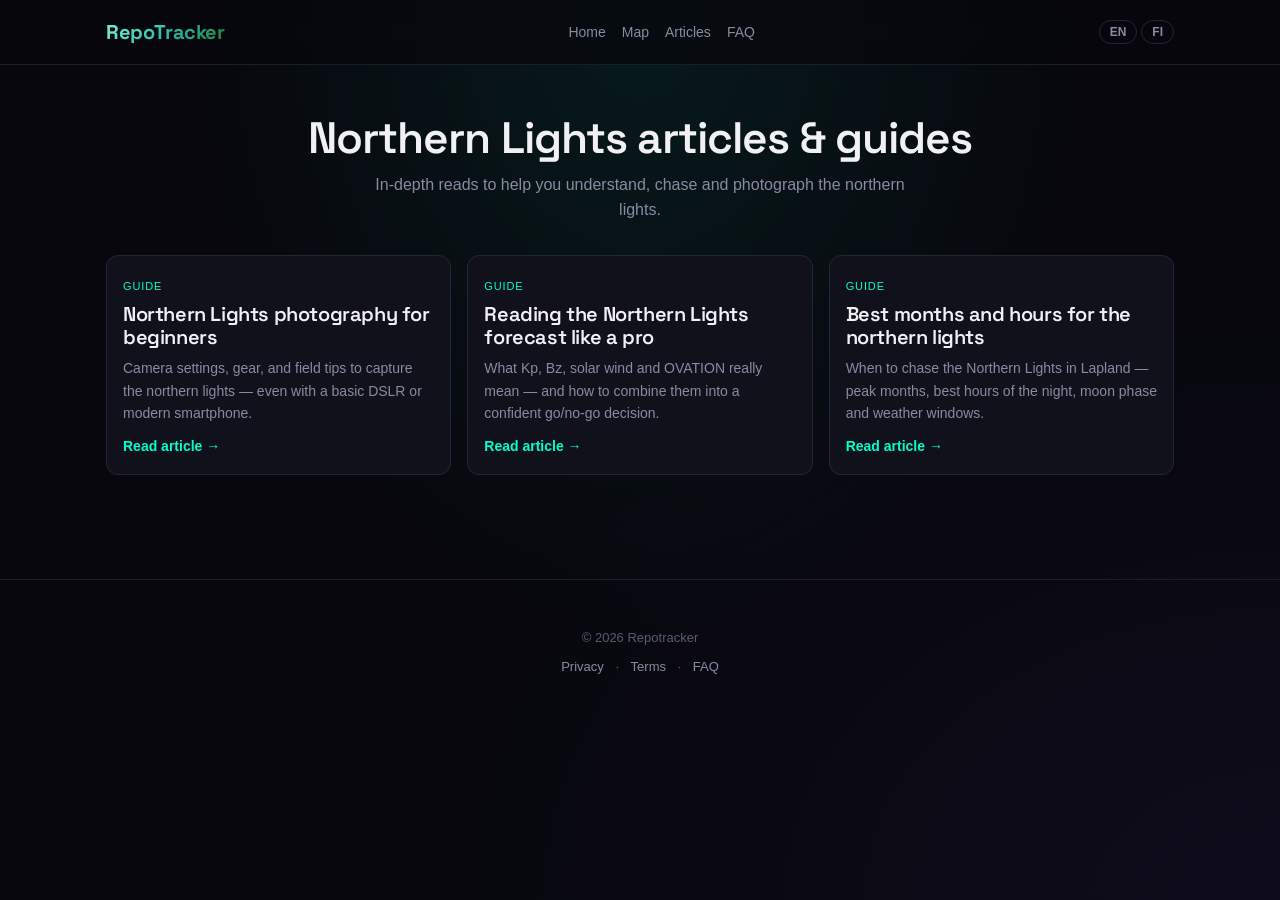
<file: blog.html>
<!DOCTYPE html>
<html lang="en">
<head>
  <meta charset="UTF-8">
  <meta name="viewport" content="width=device-width, initial-scale=1.0">
  <title data-i18n="blog.pagetitle">Aurora Articles & Guides — Aurora Tracker</title>
  <meta name="description" content="In-depth articles and guides about the northern lights — photography tips, space weather explained, and aurora chasing know-how.">
  <meta property="og:title" content="Aurora Articles & Guides">
  <meta property="og:description" content="Guides and tips for chasing and photographing the northern lights.">
  <meta property="og:type" content="website">
  <link rel="preconnect" href="https://fonts.googleapis.com">
  <link rel="preconnect" href="https://fonts.gstatic.com" crossorigin>
  <link href="https://fonts.googleapis.com/css2?family=Space+Grotesk:wght@500;600;700&display=swap" rel="stylesheet">
  <link rel="stylesheet" href="css/style.css?v=2.4.0">
</head>
<body>
  <header>
    <div class="header-inner">
      <a href="index.html" class="brand">RepoTracker</a>
      <nav>
        <a href="index.html" data-i18n="nav.home">Home</a>
        <a href="map.html" data-i18n="nav.map">Map</a>
        <a href="blog.html" data-i18n="nav.blog">Articles</a>
        <a href="faq.html" data-i18n="nav.faq">FAQ</a>
      </nav>
      <div class="lang-switcher">
        <button data-set-lang="en">EN</button>
        <button data-set-lang="fi">FI</button>
      </div>
    </div>
  </header>

  <main class="container" style="padding: var(--space-lg) var(--space-md);">
    <section class="hero" style="padding: var(--space-lg) 0 var(--space-md);">
      <h1 data-i18n="blog.title">Aurora articles & guides</h1>
      <p class="tagline" data-i18n="blog.intro">In-depth reads to help you understand, chase and photograph the northern lights.</p>
    </section>

    <section class="blog-grid">
      <a href="blog/aurora-photography.html" class="blog-card">
        <div class="blog-card-tag" data-i18n="blog.tag.guide">Guide</div>
        <h2 data-i18n="blog.post1.title">Aurora photography for beginners</h2>
        <p data-i18n="blog.post1.excerpt">Camera settings, gear, and field tips to capture the northern lights — even with a basic DSLR or modern smartphone.</p>
        <span class="blog-card-read" data-i18n="blog.read">Read article →</span>
      </a>
      <a href="blog/aurora-forecasting.html" class="blog-card">
        <div class="blog-card-tag" data-i18n="blog.tag.guide">Guide</div>
        <h2 data-i18n="blog.post2.title">Reading the aurora forecast like a pro</h2>
        <p data-i18n="blog.post2.excerpt">What Kp, Bz, solar wind and OVATION really mean — and how to combine them into a confident go/no-go decision.</p>
        <span class="blog-card-read" data-i18n="blog.read">Read article →</span>
      </a>
      <a href="blog/best-time-aurora.html" class="blog-card">
        <div class="blog-card-tag" data-i18n="blog.tag.guide">Guide</div>
        <h2 data-i18n="blog.post3.title">Best months and hours for the northern lights</h2>
        <p data-i18n="blog.post3.excerpt">When to chase the aurora in Lapland — peak months, best hours of the night, moon phase and weather windows.</p>
        <span class="blog-card-read" data-i18n="blog.read">Read article →</span>
      </a>
    </section>
  </main>

 <footer>
    <p>© 2026 Repotracker</p>
    <div style="margin-top:8px;">
      <a href="privacy.html" data-i18n="footer.privacy">Privacy</a> · 
      <a href="terms.html" data-i18n="footer.terms">Terms</a> · 
      <a href="faq.html" data-i18n="nav.faq">FAQ</a>
    </div>
  </footer>

  <script src="config.js?v=2.4.0"></script>
  <script src="js/i18n.js?v=2.4.0"></script>
  <script>
    document.addEventListener('DOMContentLoaded', () => {
      window.AuroraI18n.load(window.AuroraI18n.current);
      document.querySelectorAll('[data-set-lang]').forEach(b => {
        b.addEventListener('click', () => window.AuroraI18n.load(b.dataset.setLang));
      });
    });
  </script>
</body>
</html>
</file>
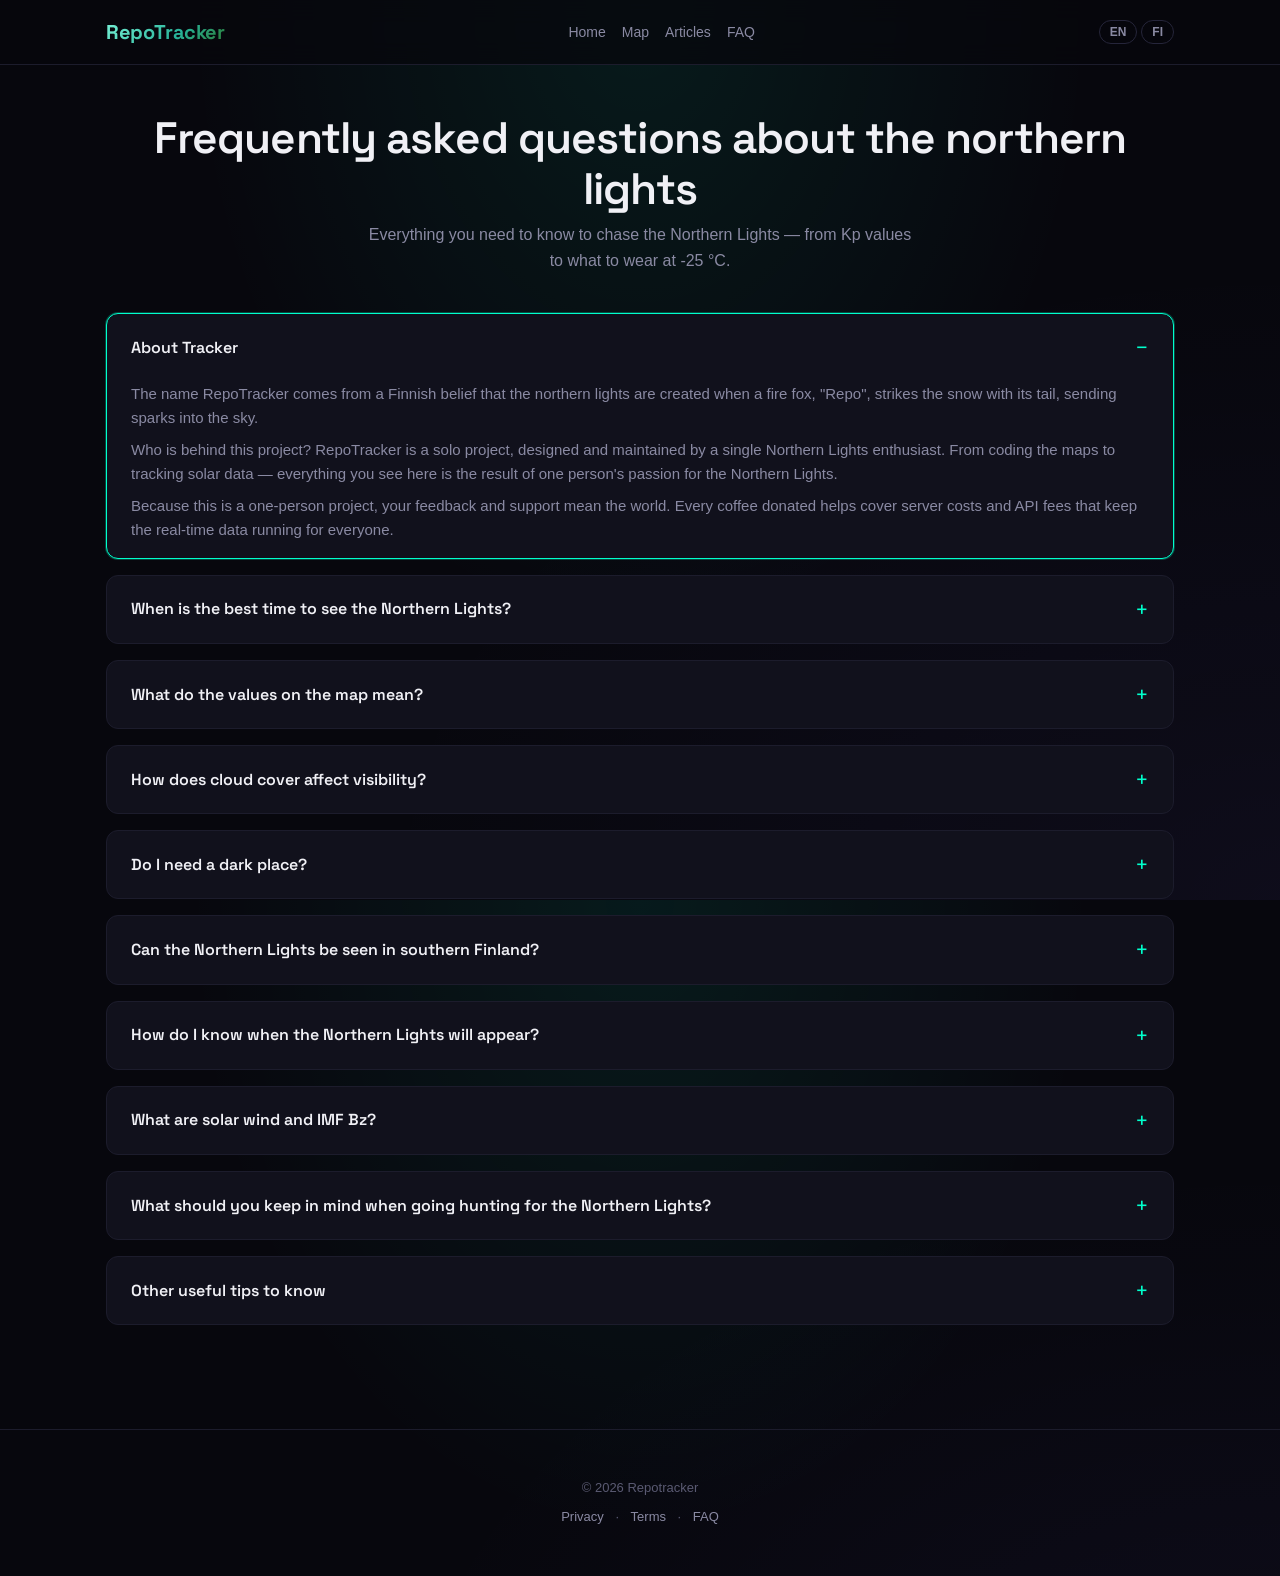
<file: faq.html>
<!DOCTYPE html>
<html lang="en">
<head>
  <meta charset="UTF-8">
  <meta name="viewport" content="width=device-width, initial-scale=1.0">
  <title data-i18n="faq.pagetitle">Northern Lights FAQ — Aurora Tracker</title>
  <meta name="description" content="Northern Lights FAQ: when to see auroras, what the Kp index means, clothing tips, and safety advice for aurora hunting in Lapland.">
  <meta name="keywords" content="northern lights, aurora borealis, Kp index, aurora forecast, Lapland auroras, aurora viewing tips">
  <meta property="og:title" content="Northern Lights FAQ — Aurora Tracker">
  <meta property="og:description" content="Frequently asked questions about the northern lights, Kp index, and aurora hunting tips.">
  <meta property="og:type" content="article">
  <script type="application/ld+json">
  {
    "@context": "https://schema.org",
    "@type": "FAQPage",
    "mainEntity": [
      {"@type":"Question","name":"When are the northern lights best seen?","acceptedAnswer":{"@type":"Answer","text":"The Northern Lights are best seen from autumn to spring, especially on clear, dark nights in Lapland between 9 p.m. and 2 a.m."}},
      {"@type":"Question","name":"What does the Kp index mean?","acceptedAnswer":{"@type":"Answer","text":"The Kp index describes geomagnetic activity. The higher the value, the more likely it is that the Northern Lights will be visible."}},
      {"@type":"Question","name":"What to wear when viewing the Northern Lights?","acceptedAnswer":{"@type":"Answer","text":"Dress warmly in layers, wear a windproof jacket, warm shoes and gloves."}}
    ]
  }
  </script>
  <link rel="preconnect" href="https://fonts.googleapis.com">
  <link rel="preconnect" href="https://fonts.gstatic.com" crossorigin>
  <link href="https://fonts.googleapis.com/css2?family=Space+Grotesk:wght@500;600;700&display=swap" rel="stylesheet">
  <link rel="stylesheet" href="css/style.css?v=2.3.0">
</head>
<body>
  <header>
    <div class="header-inner">
      <a href="index.html" class="brand">RepoTracker</a>
      <nav>
        <a href="index.html" data-i18n="nav.home">Home</a>
        <a href="map.html" data-i18n="nav.map">Map</a>
        <a href="blog.html" data-i18n="nav.blog">Articles</a>
        <a href="faq.html" data-i18n="nav.faq">FAQ</a>
      </nav>
      <div class="lang-switcher">
        <button data-set-lang="en">EN</button>
        <button data-set-lang="fi">FI</button>
      </div>
    </div>
  </header>

  <main class="container" style="padding: var(--space-lg) var(--space-md);">
    <section class="hero" style="padding: var(--space-lg) 0 var(--space-md);">
      <h1 data-i18n="faq.title">Frequently asked questions about the northern lights</h1>
      <p class="tagline" data-i18n="faq.intro">Everything you need to know to chase the aurora — from Kp values to what to wear at -25 °C.</p>
    </section>

    <section class="faq-list">
      <details class="faq-item" open>
        <summary data-i18n="faq.q.about">About RepoTracker / Aurora Tracker</summary>
        <div class="faq-body">
          <p data-i18n="faq.a.about1">The name RepoTracker comes from a Finnish belief that the northern lights are created when a fire fox, "Repo", strikes the snow with its tail, sending sparks into the sky.</p>
          <p data-i18n="faq.a.about2"><strong>Who is behind this project?</strong> Aurora Tracker is a solo project, designed and maintained by a single Northern Lights enthusiast. From coding the maps to tracking solar data — everything you see here is the result of one person's passion for the aurora.</p>
          <p data-i18n="faq.a.about3">Because this is a one-person project, your feedback and support mean the world. Every coffee donated helps cover server costs and API fees that keep the real-time data running for everyone.</p>
        </div>
      </details>

      <details class="faq-item">
        <summary data-i18n="faq.q.when">When is the best time to see the Northern Lights?</summary>
        <div class="faq-body">
          <p data-i18n="faq.a.when">The Northern Lights are best seen on dark, clear nights in autumn and spring. The best time is usually between 9 p.m. and 2 a.m. In northern Finland a Kp index of 3–4 is enough; in the south you usually need Kp 5–6 or higher.</p>
        </div>
      </details>

      <details class="faq-item">
        <summary data-i18n="faq.q.values">What do the values on the map mean?</summary>
        <div class="faq-body">
          <p data-i18n="faq.a.values">The <strong>Kp index</strong> describes geomagnetic activity. The higher the value, the more likely auroras are visible:</p>
          <ul>
            <li data-i18n="faq.a.kp02">Kp 0–2: very low probability</li>
            <li data-i18n="faq.a.kp34">Kp 3–4: visible in northern Finland</li>
            <li data-i18n="faq.a.kp5">Kp 5+: possible in southern Finland</li>
          </ul>
        </div>
      </details>

      <details class="faq-item">
        <summary data-i18n="faq.q.clouds">How does cloud cover affect visibility?</summary>
        <div class="faq-body">
          <p data-i18n="faq.a.clouds">Clouds block the auroras completely. Always check the cloud cover before heading out — a clear sky is essential.</p>
        </div>
      </details>

      <details class="faq-item">
        <summary data-i18n="faq.q.dark">Do I need a dark place?</summary>
        <div class="faq-body">
          <p data-i18n="faq.a.dark1">Yes. Light pollution in cities reduces visibility significantly. Move away from street lights and choose an open area with a clear view of the northern horizon.</p>
          <p data-i18n="faq.a.dark2">It is still possible to see auroras in towns like Rovaniemi — just step into a slightly darker spot and you have a good chance when the forecast is favorable.</p>
          <p data-i18n="faq.a.dark3">Tip: sometimes a phone camera picks up the aurora before your eyes do.</p>
        </div>
      </details>

      <details class="faq-item">
        <summary data-i18n="faq.q.south">Can the Northern Lights be seen in southern Finland?</summary>
        <div class="faq-body">
          <p data-i18n="faq.a.south">Yes, but less frequently. A high Kp index (≥ 5–6) and clear skies are required.</p>
        </div>
      </details>

      <details class="faq-item">
        <summary data-i18n="faq.q.know">How do I know when the Northern Lights will appear?</summary>
        <div class="faq-body">
          <p data-i18n="faq.a.know">Use real-time tools like Aurora Tracker for live forecasts. You can also follow data from NOAA SWPC and the Finnish Meteorological Institute.</p>
        </div>
      </details>

      <details class="faq-item">
        <summary data-i18n="faq.q.bz">What are solar wind and IMF Bz?</summary>
        <div class="faq-body">
          <p data-i18n="faq.a.bz">The solar wind is a stream of charged particles from the Sun that delivers energy to Earth's magnetic field. The IMF Bz value indicates the orientation of the interplanetary magnetic field — a strong negative Bz greatly increases the chance of auroras.</p>
        </div>
      </details>

      <details class="faq-item">
        <summary data-i18n="faq.q.gear">What should you keep in mind when going hunting for the Northern Lights?</summary>
        <div class="faq-body">
          <p data-i18n="faq.a.gear1">Dress warmly — one thick coat is not the best option. Several thin layers under a proper winter coat keep you warmer and give flexibility.</p>
          <p data-i18n="faq.a.gear2">Wear warm shoes and gloves, and bring extra clothes if you plan to be outside for a long time.</p>
          <p data-i18n="faq.a.gear3">If you are travelling by rental car, stay on plowed public roads. Do not drive on poorly maintained or unplowed forest roads — you can get stuck in the snow and help may take a long time to arrive in winter.</p>
          <p data-i18n="faq.a.gear4">If you head out on your own, respect private yards, military areas and any place where you are unsure whether entry is allowed.</p>
          <p data-i18n="faq.a.gear5">Tip: be careful where you stop the car. Bus stops are ideal. Avoid stopping on the road to prevent dangerous situations.</p>
        </div>
      </details>

      <details class="faq-item">
        <summary data-i18n="faq.q.tips">Other useful tips to know</summary>
        <div class="faq-body">
          <p data-i18n="faq.a.tips1">Useful safety guidance for visitors to Lapland: <a href="https://pelastustoimi.fi/documents/25266713/226673757/Matkailijoiden+Turvallisuusesite_2024_englanti.pdf/7e98e4e3-3d3f-8a57-e399-ca622bc9bbb1/Matkailijoiden+Turvallisuusesite_2024_englanti.pdf?t=1731503869016" target="_blank" rel="noopener">Safety of travelers in Lapland (PDF)</a>.</p>
          <p data-i18n="faq.a.tips2">A few good aurora-watching spots near Rovaniemi: Ounasvaara, Olkkajärvi parking lot near Apukka Resort, and Arktikum Park.</p>
        </div>
      </details>
    </section>
  </main>

  <footer>
    <p>© 2026 Repotracker</p>
    <div style="margin-top:8px;">
      <a href="privacy.html" data-i18n="footer.privacy">Privacy</a> · 
      <a href="terms.html" data-i18n="footer.terms">Terms</a> · 
      <a href="faq.html" data-i18n="nav.faq">FAQ</a>
    </div>
  </footer>

  <script src="config.js?v=2.3.0"></script>
  <script src="js/i18n.js?v=2.3.0"></script>
  <script>
    document.addEventListener('DOMContentLoaded', () => {
      window.AuroraI18n.load(window.AuroraI18n.current);
      document.querySelectorAll('[data-set-lang]').forEach(b => {
        b.addEventListener('click', () => window.AuroraI18n.load(b.dataset.setLang));
      });
    });
  </script>
</body>
</html>
</file>
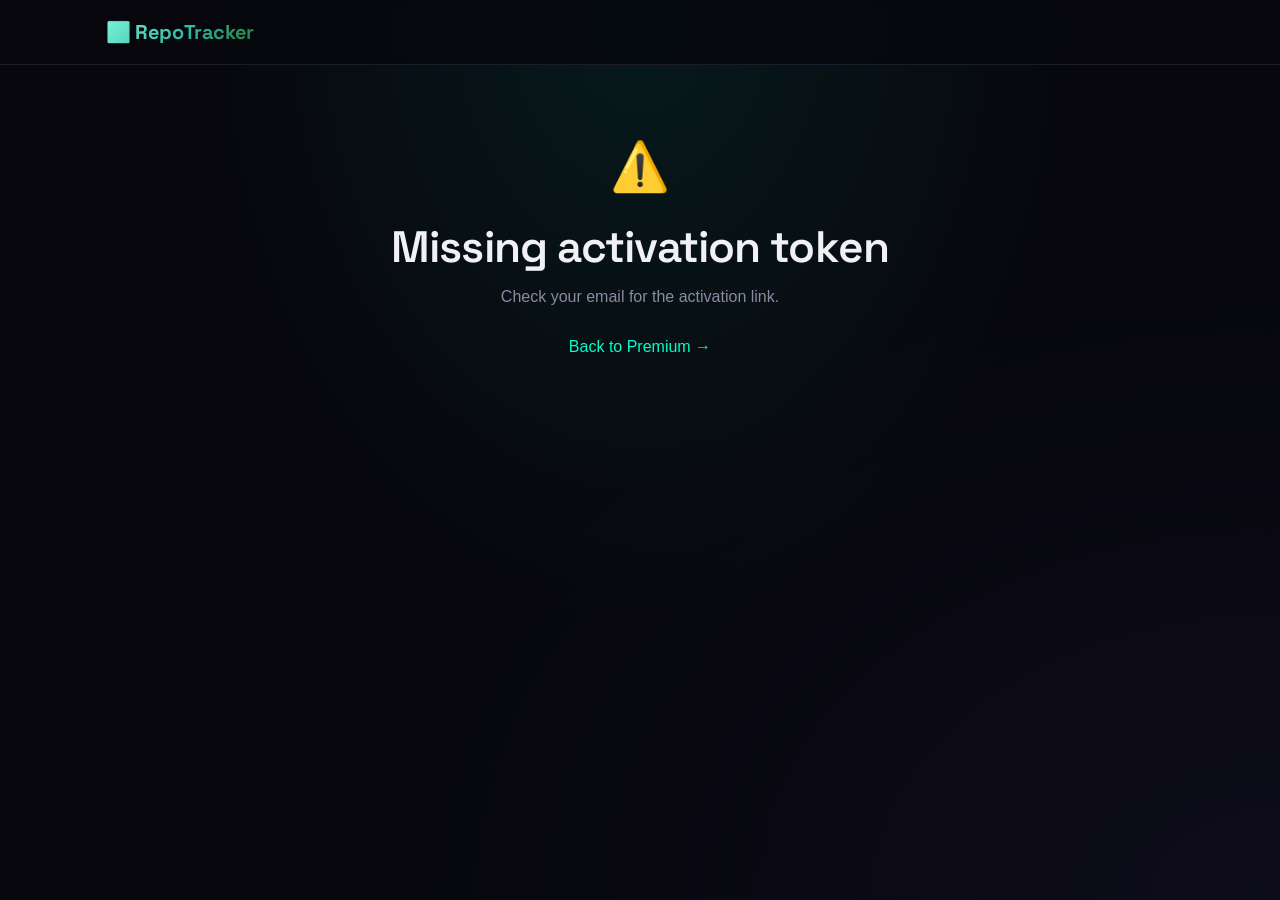
<file: premium-success.html>
<!DOCTYPE html>
<html lang="en">
<head>
<meta charset="UTF-8" />
<meta name="viewport" content="width=device-width, initial-scale=1" />
<title>Activating Premium…</title>
<link rel="stylesheet" href="css/style.css?v=2.5.0" />
<link rel="stylesheet" href="https://fonts.googleapis.com/css2?family=Space+Grotesk:wght@400;500;700&display=swap" />
</head>
<body>
<header class="site-header">
  <div class="container header-inner">
    <a href="index.html" class="brand">🌌 RepoTracker</a>
  </div>
</header>

<main class="container" style="padding:64px 16px;max-width:560px;text-align:center">
  <div id="activation-state">
    <div style="font-size:48px;margin-bottom:16px">⏳</div>
    <h1 style="font-family:var(--font-display)">Activating your Premium…</h1>
    <p style="color:var(--fg-muted);margin-top:12px">This usually takes a few seconds.</p>
  </div>
</main>

<script src="config.js?v=2.5.0"></script>
<script src="js/premium.js?v=2.5.0"></script>
<script>
(async function () {
  const root = document.getElementById('activation-state');
  const params = new URLSearchParams(location.search);
  let token = params.get('token');
  const sessionId = params.get('session_id');

  function show(html) { root.innerHTML = html; }

  function showSuccess(data) {
    // Käytä round + max(1) jotta selaimen ja serverin pieni kelloero ei aiheuta +1 päivän virhettä
    const days = Math.max(1, Math.round((data.expiresAt - Date.now()) / 86400000));
    show(`
      <div style="font-size:64px;margin-bottom:16px">✨</div>
      <h1 style="font-family:var(--font-display);background:var(--gradient-aurora);-webkit-background-clip:text;-webkit-text-fill-color:transparent;background-clip:text">Premium activated!</h1>
      <p style="color:var(--fg-muted);margin:16px 0 32px">You have <strong style="color:var(--accent)">${days} day${days===1?'':'s'}</strong> of full access on this device.</p>
      <p style="color:var(--fg-muted);font-size:14px">An activation link has also been sent to your email — bookmark it to use this purchase on up to 2 more devices.</p>
      <p style="margin-top:32px"><a href="map.html" class="cta-btn">Open the map →</a></p>
    `);
  }

  function showError(msg, hint) {
    show(`
      <div style="font-size:48px;margin-bottom:16px">⚠️</div>
      <h1 style="font-family:var(--font-display)">${msg}</h1>
      ${hint ? `<p style="color:var(--fg-muted);margin-top:12px">${hint}</p>` : ''}
      <p style="margin-top:24px"><a href="premium.html" style="color:var(--accent)">Back to Premium →</a></p>
    `);
  }

  try {
    // Jos session_id mukana mutta token puuttuu — pollaa workeria
    if (!token && sessionId) {
      try {
        token = await window.AuroraPremium.bySession(sessionId);
      } catch (e) {
        return showError('Payment is processing…', 'Please wait a moment and refresh this page. The activation link will also arrive in your email.');
      }
    }
    if (!token) return showError('Missing activation token', 'Check your email for the activation link.');

    const data = await window.AuroraPremium.activate(token);
    showSuccess(data);
  } catch (e) {
    if (e.status === 403) {
      showError('Device limit reached', 'This premium pass has already been activated on 3 devices. To use it on this device, deactivate one of your other devices first (clear premium in localStorage on that device).');
    } else if (e.status === 410) {
      showError('This pass has expired', 'Purchase a new one to continue.');
    } else {
      showError('Activation failed', e.message || 'Try again or contact support.');
    }
  }
})();
</script>
</body>
</html>
</file>
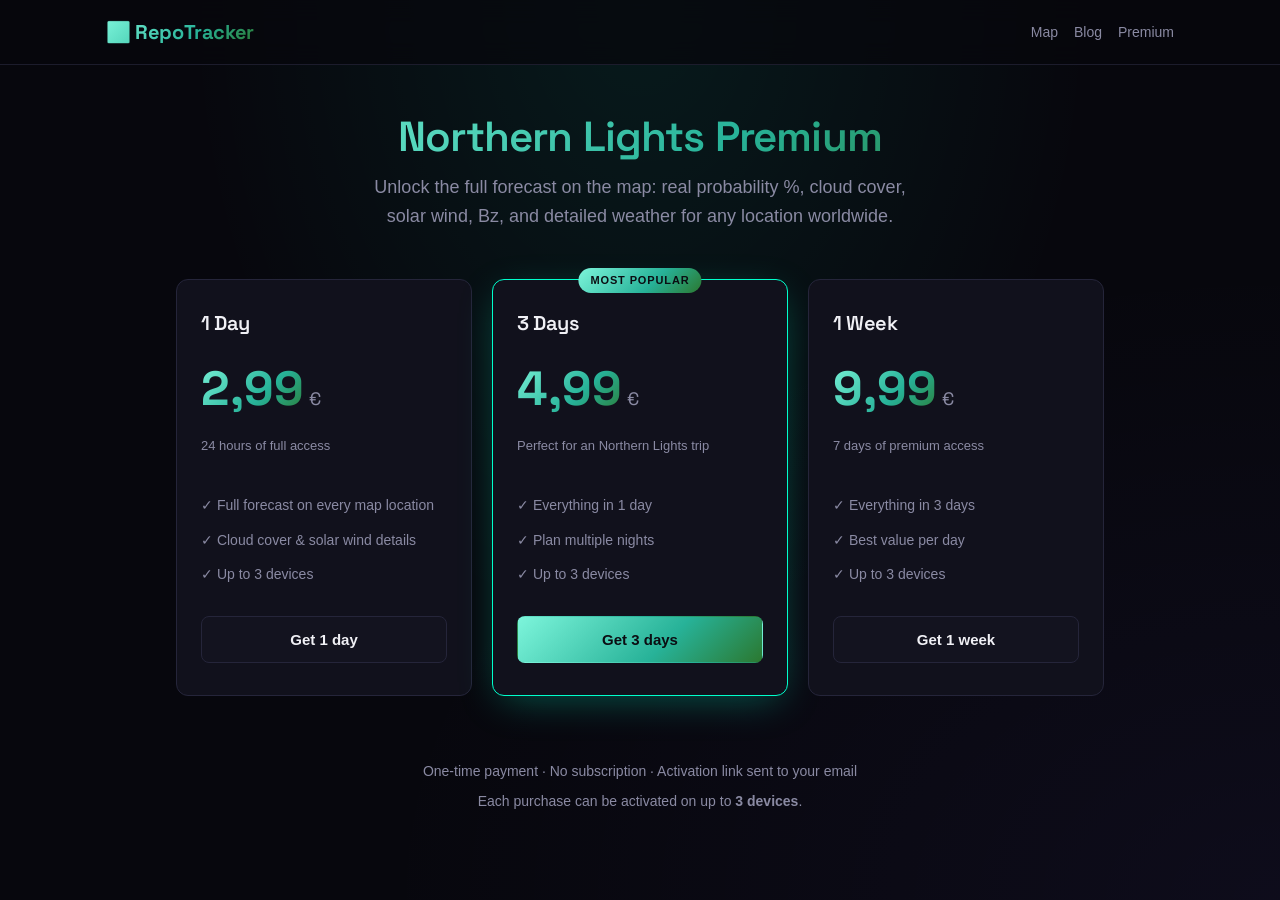
<file: premium.html>
<!DOCTYPE html>
<html lang="en">
<head>
<meta charset="UTF-8" />
<meta name="viewport" content="width=device-width, initial-scale=1" />
<title>Northern Lights Premium — Unlock the full forecast</title>
<meta name="description" content="Unlock detailed aurora probability, real-time map data and ad-free access. From 2.99 €." />
<link rel="stylesheet" href="css/style.css?v=2.5.0" />
<link rel="preconnect" href="https://fonts.googleapis.com" />
<link rel="preconnect" href="https://fonts.gstatic.com" crossorigin />
<link rel="stylesheet" href="https://fonts.googleapis.com/css2?family=Space+Grotesk:wght@400;500;700&display=swap" />
</head>
<body>
<header class="site-header">
  <div class="container header-inner">
    <a href="index.html" class="brand">🌌 RepoTracker</a>
    <nav class="site-nav">
      <a href="map.html">Map</a>
      <a href="blog.html">Blog</a>
      <a href="premium.html" class="active">Premium</a>
    </nav>
  </div>
</header>

<main class="container" style="padding:48px 16px;max-width:960px">
  <section style="text-align:center;margin-bottom:48px">
    <h1 style="font-family:var(--font-display);font-size:42px;background:var(--gradient-aurora);-webkit-background-clip:text;-webkit-text-fill-color:transparent;background-clip:text">Northern Lights Premium</h1>
    <p style="color:var(--fg-muted);font-size:18px;margin-top:12px;max-width:560px;margin-left:auto;margin-right:auto">
      Unlock the full forecast on the map: real probability %, cloud cover, solar wind, Bz, and detailed weather for any location worldwide.
    </p>
    <p id="premium-status" style="margin-top:16px"></p>
  </section>

  <section class="pricing-grid">
    <article class="pricing-card">
      <h3>1 Day</h3>
      <div class="price"><span>2,99</span> €</div>
      <p class="meta">24 hours of full access</p>
      <ul>
        <li>✓ Full forecast on every map location</li>
        <li>✓ Cloud cover &amp; solar wind details</li>
        <li>✓ Up to 3 devices</li>
      </ul>
      <button data-buy="1d" class="buy-btn">Get 1 day</button>
    </article>

    <article class="pricing-card featured">
      <div class="badge">Most popular</div>
      <h3>3 Days</h3>
      <div class="price"><span>4,99</span> €</div>
      <p class="meta">Perfect for an Northern Lights trip</p>
      <ul>
        <li>✓ Everything in 1 day</li>
        <li>✓ Plan multiple nights</li>
        <li>✓ Up to 3 devices</li>
      </ul>
      <button data-buy="3d" class="buy-btn primary">Get 3 days</button>
    </article>

    <article class="pricing-card">
      <h3>1 Week</h3>
      <div class="price"><span>9,99</span> €</div>
      <p class="meta">7 days of premium access</p>
      <ul>
        <li>✓ Everything in 3 days</li>
        <li>✓ Best value per day</li>
        <li>✓ Up to 3 devices</li>
      </ul>
      <button data-buy="7d" class="buy-btn">Get 1 week</button>
    </article>
  </section>

  <section style="margin-top:64px;color:var(--fg-muted);font-size:14px;text-align:center;line-height:1.6">
    <p>One-time payment · No subscription · Activation link sent to your email</p>
    <p style="margin-top:8px">Each purchase can be activated on up to <strong>3 devices</strong>.</p>
  </section>
</main>

<script src="config.js?v=2.5.0"></script>
<script src="js/premium.js?v=2.5.0"></script>
<script>
document.addEventListener('DOMContentLoaded', () => {
  const status = document.getElementById('premium-status');
  if (window.AuroraPremium.isActive()) {
    const p = window.AuroraPremium.read();
    const days = Math.ceil((p.expiresAt - Date.now()) / 86400000);
    status.innerHTML = `<span style="color:var(--accent)">✓ Premium active — ${days} day${days===1?'':'s'} left</span>`;
  }
  document.querySelectorAll('[data-buy]').forEach((btn) => {
    btn.addEventListener('click', () => {
      btn.disabled = true;
      btn.textContent = 'Loading…';
      window.AuroraPremium.openCheckout(btn.dataset.buy);
    });
  });
});
</script>
</body>
</html>
</file>
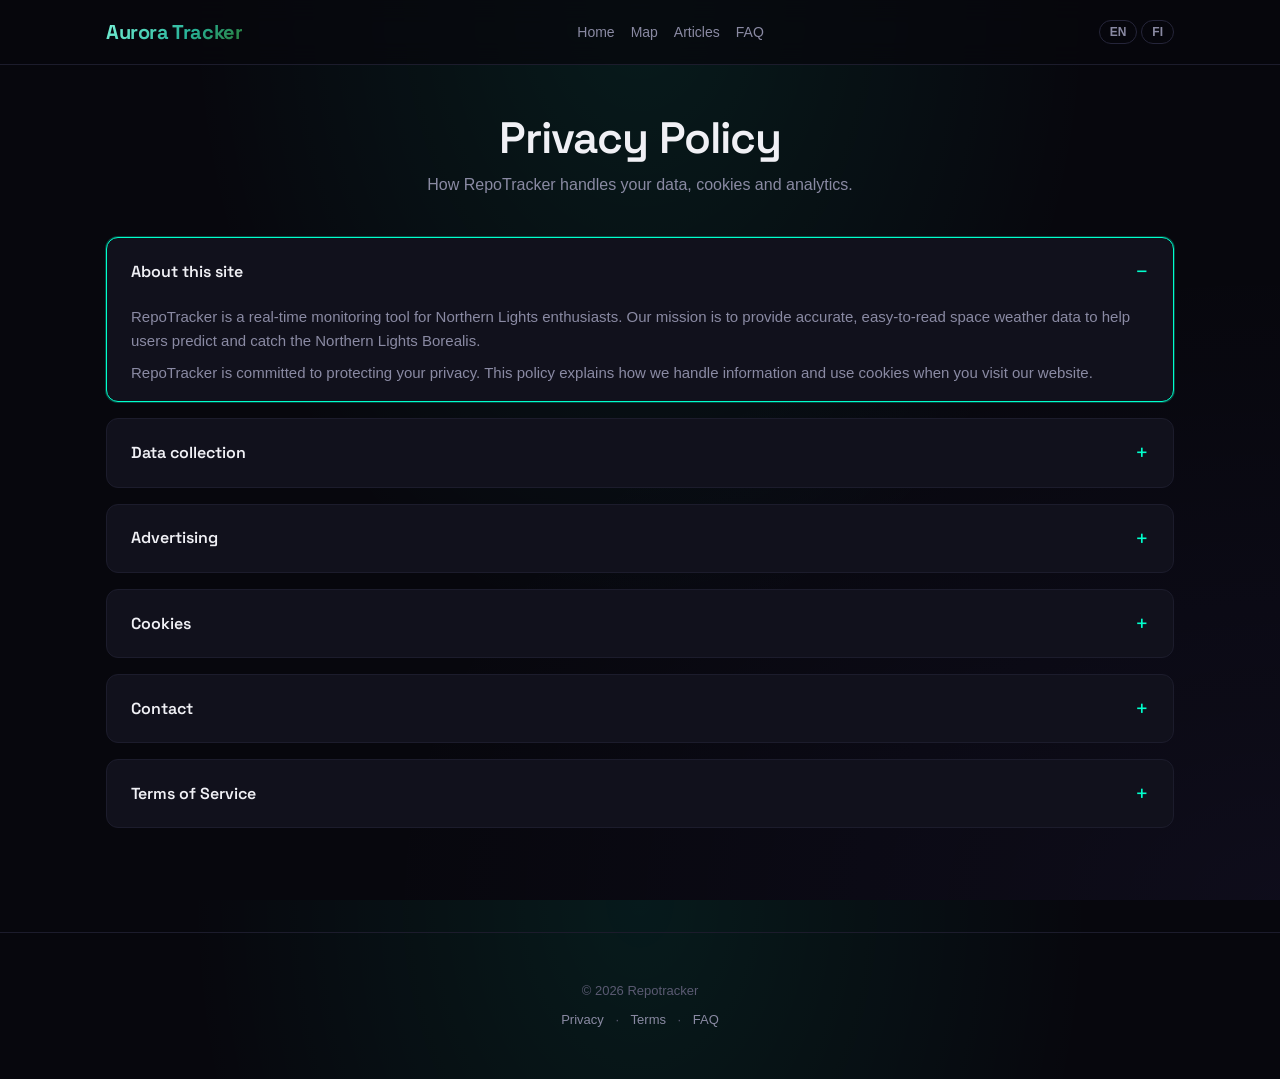
<file: privacy.html>
<!DOCTYPE html>
<html lang="en">
<head>
  <meta charset="UTF-8">
  <meta name="viewport" content="width=device-width, initial-scale=1.0">
  <title data-i18n="privacy.pagetitle">Privacy Policy — Aurora Tracker</title>
  <meta name="description" content="Privacy policy and terms of service for Aurora Tracker — how we handle data, cookies, analytics and advertising.">
  <meta property="og:title" content="Privacy Policy — Aurora Tracker">
  <meta property="og:description" content="How Aurora Tracker handles data, cookies and analytics.">
  <meta property="og:type" content="article">
  <link rel="preconnect" href="https://fonts.googleapis.com">
  <link rel="preconnect" href="https://fonts.gstatic.com" crossorigin>
  <link href="https://fonts.googleapis.com/css2?family=Space+Grotesk:wght@500;600;700&display=swap" rel="stylesheet">
  <link rel="stylesheet" href="css/style.css?v=2.3.0">
</head>
<body>
  <header>
    <div class="header-inner">
      <a href="index.html" class="brand">Aurora Tracker</a>
      <nav>
        <a href="index.html" data-i18n="nav.home">Home</a>
        <a href="map.html" data-i18n="nav.map">Map</a>
        <a href="blog.html" data-i18n="nav.blog">Articles</a>
        <a href="faq.html" data-i18n="nav.faq">FAQ</a>
      </nav>
      <div class="lang-switcher">
        <button data-set-lang="en">EN</button>
        <button data-set-lang="fi">FI</button>
      </div>
    </div>
  </header>

  <main class="container" style="padding: var(--space-lg) var(--space-md);">
    <section class="hero" style="padding: var(--space-lg) 0 var(--space-md);">
      <h1 data-i18n="privacy.title">Privacy Policy</h1>
      <p class="tagline" data-i18n="privacy.intro">How Aurora Tracker handles your data, cookies and analytics.</p>
    </section>

    <section class="faq-list">
      <details class="faq-item" open>
        <summary data-i18n="privacy.q.about">About this site</summary>
        <div class="faq-body">
          <p data-i18n="privacy.a.about1">Aurora Tracker is a real-time monitoring tool for Northern Lights enthusiasts. Our mission is to provide accurate, easy-to-read space weather data to help users predict and catch the Aurora Borealis.</p>
          <p data-i18n="privacy.a.about2">Aurora Tracker is committed to protecting your privacy. This policy explains how we handle information and use cookies when you visit our website.</p>
        </div>
      </details>

      <details class="faq-item">
        <summary data-i18n="privacy.q.data">Data collection</summary>
        <div class="faq-body">
          <p data-i18n="privacy.a.data1">We do not collect personal information such as names or email addresses directly. We may use analytics services to understand how visitors use the site. These services use cookies to collect anonymous data, such as:</p>
          <ul>
            <li data-i18n="privacy.a.data2">Browser type and device info.</li>
            <li data-i18n="privacy.a.data3">Time spent on the site and pages visited.</li>
            <li data-i18n="privacy.a.data4">Approximate location (country/city).</li>
          </ul>
          <p data-i18n="privacy.a.data5">This data is used solely to improve the user experience and monitor the technical performance of the service.</p>
        </div>
      </details>

      <details class="faq-item">
        <summary data-i18n="privacy.q.ads">Advertising</summary>
        <div class="faq-body">
          <ul>
            <li data-i18n="privacy.a.ads1">Third-party vendors, including Google, may use cookies to serve ads based on a user's prior visits to this website or other websites.</li>
            <li data-i18n="privacy.a.ads2">These advertising cookies enable Google and its partners to serve ads based on visits to this and other sites on the Internet.</li>
            <li data-i18n="privacy.a.ads3">You can opt out of personalized advertising via Google Ads Settings.</li>
          </ul>
        </div>
      </details>

      <details class="faq-item">
        <summary data-i18n="privacy.q.cookies">Cookies</summary>
        <div class="faq-body">
          <p data-i18n="privacy.a.cookies">You can disable cookies through your browser settings at any time.</p>
        </div>
      </details>

      <details class="faq-item">
        <summary data-i18n="privacy.q.contact">Contact</summary>
        <div class="faq-body">
          <p><span data-i18n="privacy.a.contact">If you have any questions about this policy, please contact:</span> <span id="email-paikka"></span></p>
        </div>
      </details>

      <details class="faq-item">
        <summary data-i18n="privacy.q.terms">Terms of Service</summary>
        <div class="faq-body">
          <p data-i18n="privacy.a.terms1"><strong>Acceptance of Terms.</strong> By accessing and using Aurora Tracker, you agree to be bound by these Terms of Service. If you do not agree, please do not use the service.</p>
          <p data-i18n="privacy.a.terms2"><strong>Use of Service.</strong> Aurora Tracker is a tool for tracking aurora-related space weather data. You agree to use it only for lawful purposes and in a manner that does not infringe the rights of others.</p>
          <p data-i18n="privacy.a.terms3"><strong>Disclaimer of Warranties.</strong> The service is provided on an "as is" and "as available" basis. We make no warranties, expressed or implied, regarding the accuracy, reliability, or availability of the data provided.</p>
          <p data-i18n="privacy.a.terms4"><strong>Limitation of Liability.</strong> Aurora Tracker shall not be liable for any direct, indirect, incidental, or consequential damages resulting from the use or inability to use the service.</p>
          <p data-i18n="privacy.a.terms5"><strong>Intellectual Property.</strong> All original content, including graphics and website code, is the property of Aurora Tracker and is protected by copyright laws.</p>
        </div>
      </details>
    </section>
  </main>

  <footer>
    <p>© 2026 Repotracker</p>
    <div style="margin-top:8px;">
      <a href="privacy.html" data-i18n="footer.privacy">Privacy</a> · 
      <a href="terms.html" data-i18n="footer.terms">Terms</a> · 
      <a href="faq.html" data-i18n="nav.faq">FAQ</a>
    </div>
  </footer>

  <script>
    // Obfuscated email
    document.addEventListener('DOMContentLoaded', () => {
      const user = "info.repotracker";
      const domain = "gmail.com";
      const el = document.getElementById("email-paikka");
      if (el) el.innerHTML = '<a href="mailto:' + user + '@' + domain + '">' + user + '@' + domain + '</a>';
    });
  </script>
  <script src="config.js?v=2.3.0"></script>
  <script src="js/i18n.js?v=2.3.0"></script>
  <script>
    document.addEventListener('DOMContentLoaded', () => {
      window.AuroraI18n.load(window.AuroraI18n.current);
      document.querySelectorAll('[data-set-lang]').forEach(b => {
        b.addEventListener('click', () => window.AuroraI18n.load(b.dataset.setLang));
      });
    });
  </script>
</body>
</html>
</file>
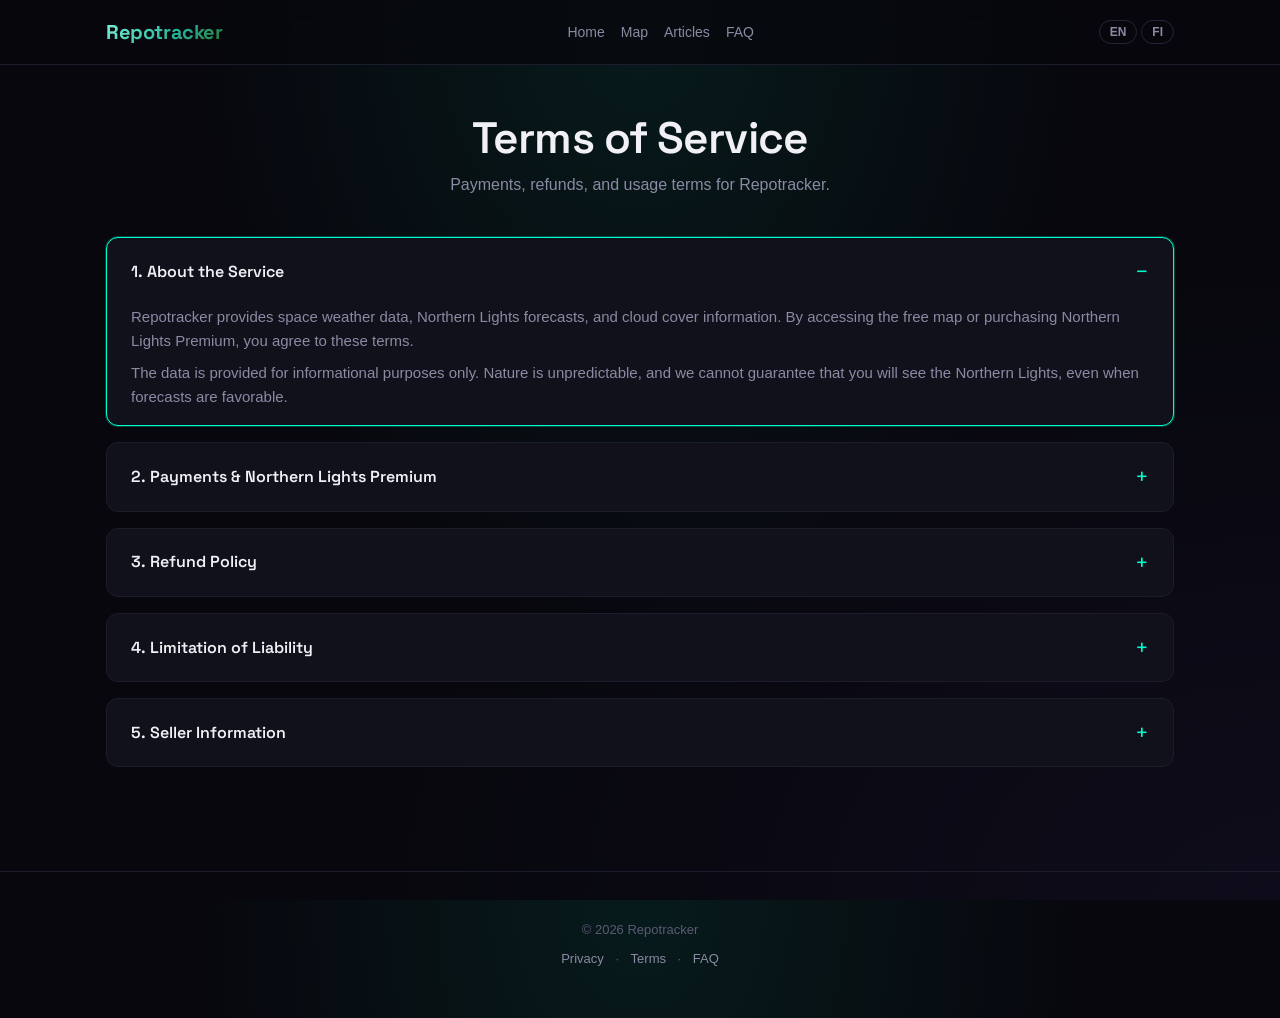
<file: term.html>
<!DOCTYPE html>
<html lang="en">
<head>
  <meta charset="UTF-8">
  <meta name="viewport" content="width=device-width, initial-scale=1.0">
  <title data-i18n="terms.pagetitle">Terms of Service — Repotracker</title>
  <meta name="description" content="Terms of Service, Refund Policy and Seller Information for Repotracker.">
  <link rel="preconnect" href="https://fonts.googleapis.com">
  <link rel="preconnect" href="https://fonts.gstatic.com" crossorigin>
  <link href="https://fonts.googleapis.com/css2?family=Space+Grotesk:wght@500;600;700&display=swap" rel="stylesheet">
  <link rel="stylesheet" href="css/style.css?v=2.3.0">
</head>
<body>
  <header>
    <div class="header-inner">
      <a href="index.html" class="brand">Repotracker</a>
      <nav>
        <a href="index.html" data-i18n="nav.home">Home</a>
        <a href="map.html" data-i18n="nav.map">Map</a>
        <a href="blog.html" data-i18n="nav.blog">Articles</a>
        <a href="faq.html" data-i18n="nav.faq">FAQ</a>
      </nav>
      <div class="lang-switcher">
        <button data-set-lang="en">EN</button>
        <button data-set-lang="fi">FI</button>
      </div>
    </div>
  </header>

  <main class="container" style="padding: var(--space-lg) var(--space-md);">
    <section class="hero" style="padding: var(--space-lg) 0 var(--space-md);">
      <h1 data-i18n="terms.title">Terms of Service</h1>
      <p class="tagline" data-i18n="terms.intro">Payments, refunds, and usage terms for Repotracker.</p>
    </section>

    <section class="faq-list">
      
      <!-- 1. Palvelun kuvaus ja käyttö -->
      <details class="faq-item" open>
        <summary data-i18n="terms.q.service">1. About the Service</summary>
        <div class="faq-body">
          <p data-i18n="terms.a.service1">Repotracker provides space weather data, aurora forecasts, and cloud cover information. By accessing the free map or purchasing Aurora Premium, you agree to these terms.</p>
          <p data-i18n="terms.a.service2">The data is provided for informational purposes only. Nature is unpredictable, and we cannot guarantee that you will see the aurora, even when forecasts are favorable.</p>
        </div>
      </details>

      <!-- 2. Maksut (Kriittinen Stripelle) -->
      <details class="faq-item">
        <summary data-i18n="terms.q.payments">2. Payments & Aurora Premium</summary>
        <div class="faq-body">
          <p data-i18n="terms.a.payments1"><strong>One-time Payment:</strong> Aurora Premium access is sold as a one-time purchase (e.g., 1 day, 3 days, or 1 week). <strong>It is not a recurring subscription.</strong> You will not be charged automatically again.</p>
          <p data-i18n="terms.a.payments2"><strong>Processing:</strong> All payments are securely processed by Stripe. Repotracker does not store or process your credit card information directly.</p>
        </div>
      </details>

      <!-- 3. Palautusehdot (Erittäin kriittinen Stripelle) -->
      <details class="faq-item">
        <summary data-i18n="terms.q.refunds">3. Refund Policy</summary>
        <div class="faq-body">
          <p data-i18n="terms.a.refunds1"><strong>Digital Content:</strong> Due to the immediate and digital nature of Aurora Premium, all sales are final.</p>
          <p data-i18n="terms.a.refunds2">Once a purchase is completed and the premium access is granted or the activation link is sent, <strong>we do not offer refunds</strong> for changes in weather, missed auroras, or unused access time.</p>
          <p data-i18n="terms.a.refunds3">If you encounter a technical issue preventing you from accessing the service after purchase, please contact our support immediately.</p>
        </div>
      </details>

      <!-- 4. Vastuunrajoitus -->
      <details class="faq-item">
        <summary data-i18n="terms.q.liability">4. Limitation of Liability</summary>
        <div class="faq-body">
          <p data-i18n="terms.a.liability">Repotracker is provided on an "as is" and "as available" basis. In no event shall we be liable for any direct, indirect, incidental, or consequential damages arising from the use of our website or data.</p>
        </div>
      </details>

      <!-- 5. Myyjän tiedot (Kriittinen Stripelle) -->
      <details class="faq-item">
        <summary data-i18n="terms.q.seller">5. Seller Information</summary>
        <div class="faq-body">
          <p data-i18n="terms.a.seller1">Repotracker is a digital service operated by <strong>Matti Kenttä</strong>.</p>
          <p data-i18n="terms.a.seller2"><strong>Location:</strong> Rovaniemi, Finland</p>
          <p><strong data-i18n="terms.a.seller3">Contact Email:</strong> <span id="email-paikka-terms"></span></p>
        </div>
      </details>

    </section>
  </main>

  <footer>
    <p>© 2026 Repotracker</p>
    <div style="margin-top:8px;">
      <a href="privacy.html" data-i18n="footer.privacy">Privacy</a> · 
      <a href="terms.html" data-i18n="footer.terms">Terms</a> · 
      <a href="faq.html" data-i18n="nav.faq">FAQ</a>
    </div>
  </footer>

  <script>
    // Sähköpostin piilotus boteilta
    document.addEventListener('DOMContentLoaded', () => {
      const user = "info.repotracker";
      const domain = "gmail.com"; // Vaihda tämä oikeaksi jos eri
      const el = document.getElementById("email-paikka-terms");
      if (el) el.innerHTML = '<a href="mailto:' + user + '@' + domain + '">' + user + '@' + domain + '</a>';
    });
  </script>
  <script src="config.js?v=2.3.0"></script>
  <script src="js/i18n.js?v=2.3.0"></script>
  <script>
    document.addEventListener('DOMContentLoaded', () => {
      window.AuroraI18n.load(window.AuroraI18n.current);
      document.querySelectorAll('[data-set-lang]').forEach(b => {
        b.addEventListener('click', () => window.AuroraI18n.load(b.dataset.setLang));
      });
    });
  </script>
</body>
</html>
</file>
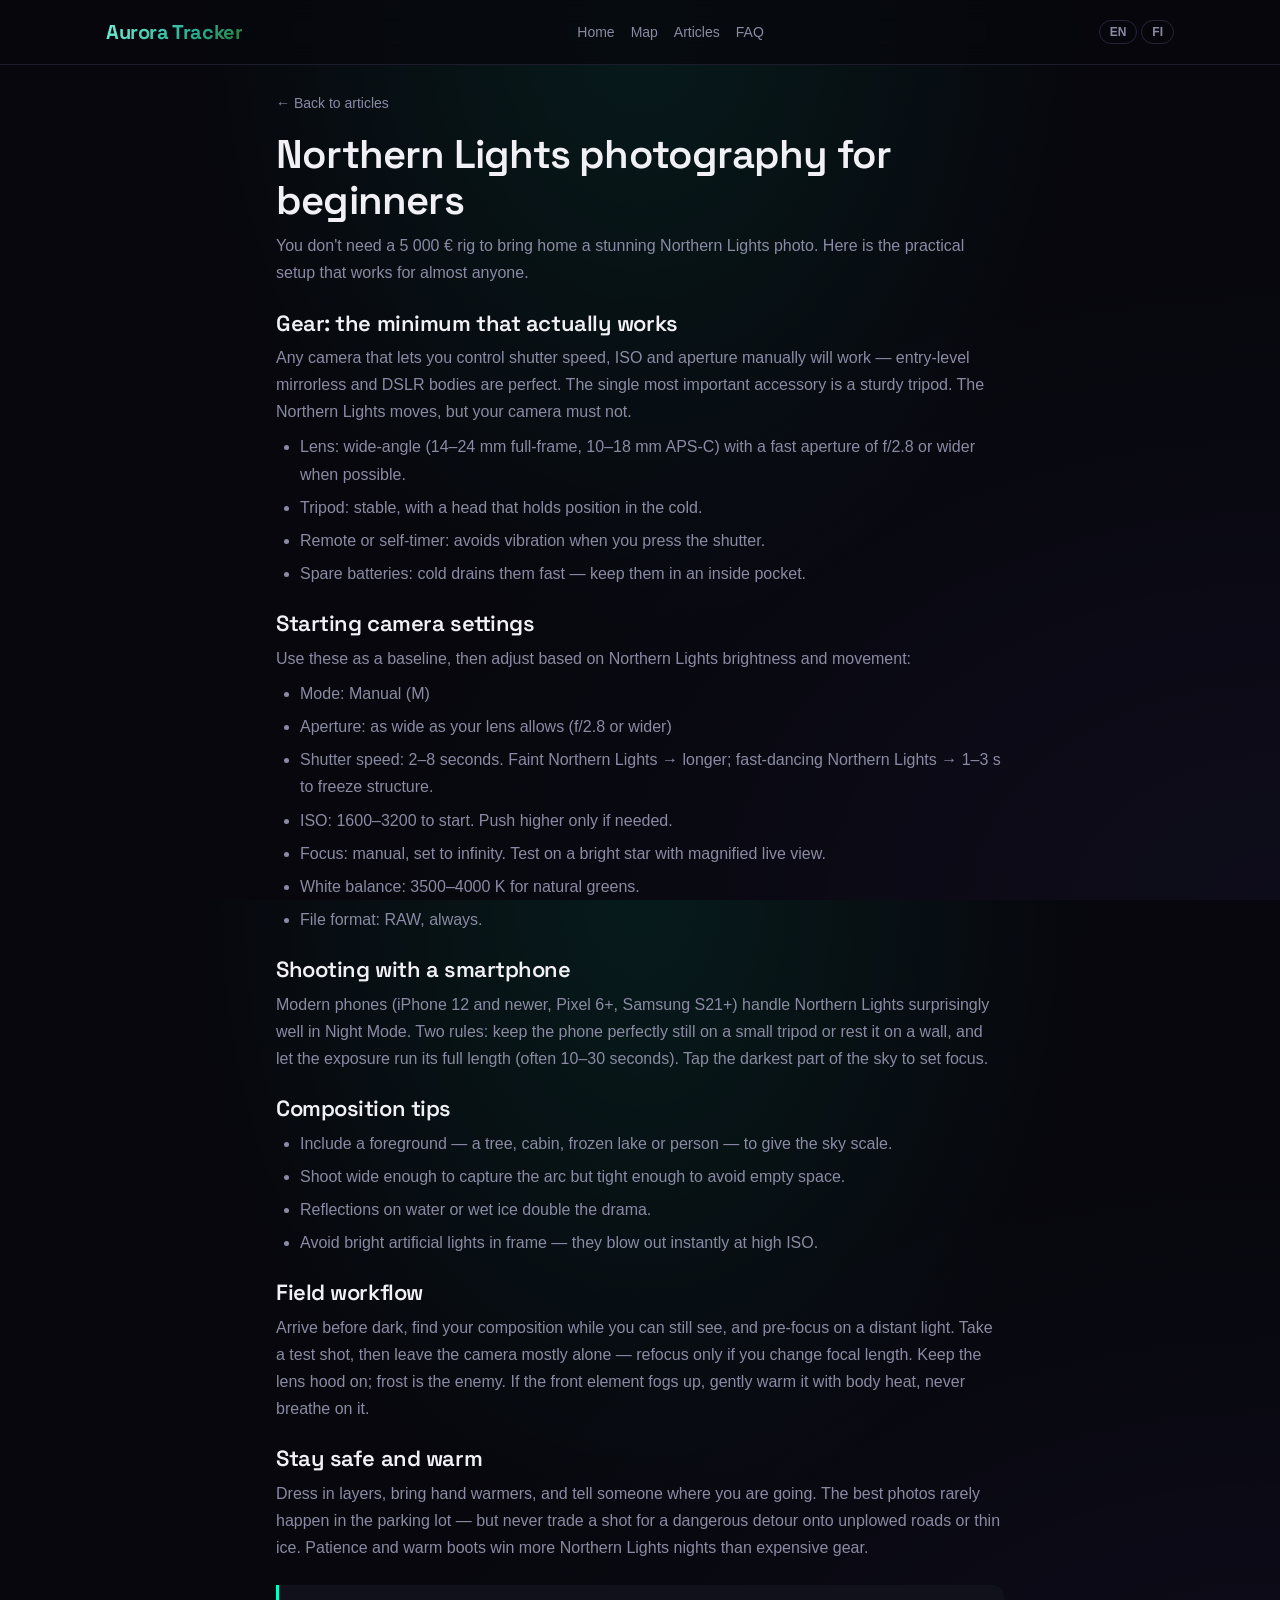
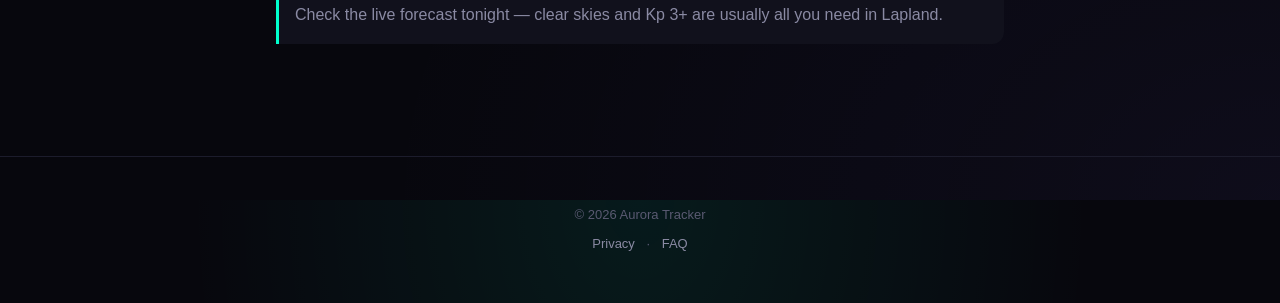
<file: blog/aurora-photography.html>
<!DOCTYPE html>
<html lang="en">
<head>
  <meta charset="UTF-8">
  <meta name="viewport" content="width=device-width, initial-scale=1.0">
  <title data-i18n="post1.pagetitle">Aurora Photography for Beginners — Aurora Tracker</title>
  <meta name="description" content="Beginner's guide to photographing the northern lights: best camera settings, lenses, tripods, smartphone tips and field workflow.">
  <meta name="keywords" content="aurora photography, northern lights camera settings, aurora tripod, photograph aurora smartphone, ISO shutter aperture aurora">
  <meta property="og:title" content="Aurora Photography for Beginners">
  <meta property="og:description" content="Camera settings, gear, and field tips to capture the northern lights.">
  <meta property="og:type" content="article">
  <script type="application/ld+json">
  {
    "@context": "https://schema.org",
    "@type": "Article",
    "headline": "Aurora Photography for Beginners",
    "description": "Beginner's guide to photographing the northern lights: best camera settings, lenses, tripods, smartphone tips and field workflow.",
    "author": { "@type": "Organization", "name": "Aurora Tracker" },
    "publisher": { "@type": "Organization", "name": "Aurora Tracker" },
    "datePublished": "2026-04-28"
  }
  </script>
  <link rel="preconnect" href="https://fonts.googleapis.com">
  <link rel="preconnect" href="https://fonts.gstatic.com" crossorigin>
  <link href="https://fonts.googleapis.com/css2?family=Space+Grotesk:wght@500;600;700&display=swap" rel="stylesheet">
  <link rel="stylesheet" href="../css/style.css?v=2.3.0">
</head>
<body>
  <header>
    <div class="header-inner">
      <a href="../index.html" class="brand">Aurora Tracker</a>
      <nav>
        <a href="../index.html" data-i18n="nav.home">Home</a>
        <a href="../map.html" data-i18n="nav.map">Map</a>
        <a href="../blog.html" data-i18n="nav.blog">Articles</a>
        <a href="../faq.html" data-i18n="nav.faq">FAQ</a>
      </nav>
      <div class="lang-switcher">
        <button data-set-lang="en">EN</button>
        <button data-set-lang="fi">FI</button>
      </div>
    </div>
  </header>

  <main class="container article" style="padding: var(--space-lg) var(--space-md); max-width: 760px;">
    <p class="article-back"><a href="../blog.html" data-i18n="blog.back">← Back to articles</a></p>
    <h1 data-i18n="post1.h1">Aurora photography for beginners</h1>
    <p class="tagline" data-i18n="post1.lead">You don't need a 5 000 € rig to bring home a stunning aurora photo. Here is the practical setup that works for almost anyone.</p>

    <h2 data-i18n="post1.h2.gear">Gear: the minimum that actually works</h2>
    <p data-i18n="post1.p.gear1">Any camera that lets you control shutter speed, ISO and aperture manually will work — entry-level mirrorless and DSLR bodies are perfect. The single most important accessory is a sturdy tripod. The aurora moves, but your camera must not.</p>
    <ul>
      <li data-i18n="post1.li.gear1"><strong>Lens:</strong> wide-angle (14–24 mm full-frame, 10–18 mm APS-C) with a fast aperture of f/2.8 or wider when possible.</li>
      <li data-i18n="post1.li.gear2"><strong>Tripod:</strong> stable, with a head that holds position in the cold.</li>
      <li data-i18n="post1.li.gear3"><strong>Remote or self-timer:</strong> avoids vibration when you press the shutter.</li>
      <li data-i18n="post1.li.gear4"><strong>Spare batteries:</strong> cold drains them fast — keep them in an inside pocket.</li>
    </ul>

    <h2 data-i18n="post1.h2.settings">Starting camera settings</h2>
    <p data-i18n="post1.p.settings1">Use these as a baseline, then adjust based on aurora brightness and movement:</p>
    <ul>
      <li data-i18n="post1.li.set1"><strong>Mode:</strong> Manual (M)</li>
      <li data-i18n="post1.li.set2"><strong>Aperture:</strong> as wide as your lens allows (f/2.8 or wider)</li>
      <li data-i18n="post1.li.set3"><strong>Shutter speed:</strong> 2–8 seconds. Faint aurora → longer; fast-dancing aurora → 1–3 s to freeze structure.</li>
      <li data-i18n="post1.li.set4"><strong>ISO:</strong> 1600–3200 to start. Push higher only if needed.</li>
      <li data-i18n="post1.li.set5"><strong>Focus:</strong> manual, set to infinity. Test on a bright star with magnified live view.</li>
      <li data-i18n="post1.li.set6"><strong>White balance:</strong> 3500–4000 K for natural greens.</li>
      <li data-i18n="post1.li.set7"><strong>File format:</strong> RAW, always.</li>
    </ul>

    <h2 data-i18n="post1.h2.phone">Shooting with a smartphone</h2>
    <p data-i18n="post1.p.phone1">Modern phones (iPhone 12 and newer, Pixel 6+, Samsung S21+) handle aurora surprisingly well in <em>Night Mode</em>. Two rules: keep the phone perfectly still on a small tripod or rest it on a wall, and let the exposure run its full length (often 10–30 seconds). Tap the darkest part of the sky to set focus.</p>

    <h2 data-i18n="post1.h2.composition">Composition tips</h2>
    <ul>
      <li data-i18n="post1.li.comp1">Include a foreground — a tree, cabin, frozen lake or person — to give the sky scale.</li>
      <li data-i18n="post1.li.comp2">Shoot wide enough to capture the arc but tight enough to avoid empty space.</li>
      <li data-i18n="post1.li.comp3">Reflections on water or wet ice double the drama.</li>
      <li data-i18n="post1.li.comp4">Avoid bright artificial lights in frame — they blow out instantly at high ISO.</li>
    </ul>

    <h2 data-i18n="post1.h2.field">Field workflow</h2>
    <p data-i18n="post1.p.field1">Arrive before dark, find your composition while you can still see, and pre-focus on a distant light. Take a test shot, then leave the camera mostly alone — refocus only if you change focal length. Keep the lens hood on; frost is the enemy. If the front element fogs up, gently warm it with body heat, never breathe on it.</p>

    <h2 data-i18n="post1.h2.safety">Stay safe and warm</h2>
    <p data-i18n="post1.p.safety1">Dress in layers, bring hand warmers, and tell someone where you are going. The best photos rarely happen in the parking lot — but never trade a shot for a dangerous detour onto unplowed roads or thin ice. Patience and warm boots win more aurora nights than expensive gear.</p>

    <p class="article-cta" data-i18n="post1.cta">Check the <a href="../index.html">live forecast</a> tonight — clear skies and Kp 3+ are usually all you need in Lapland.</p>
  </main>

  <footer>
    <p>© 2026 Aurora Tracker</p>
    <div style="margin-top:8px;">
      <a href="../privacy.html" data-i18n="footer.privacy">Privacy</a> · <a href="../faq.html" data-i18n="nav.faq">FAQ</a>
    </div>
  </footer>

  <script src="../config.js?v=2.3.0"></script>
  <script src="../js/i18n.js?v=2.3.0"></script>
  <script>
    document.addEventListener('DOMContentLoaded', () => {
      window.AuroraI18n.load(window.AuroraI18n.current);
      document.querySelectorAll('[data-set-lang]').forEach(b => {
        b.addEventListener('click', () => window.AuroraI18n.load(b.dataset.setLang));
      });
    });
  </script>
</body>
</html>
</file>
<file: css/style.css>
/* ==========================================================
   Aurora Tracker v2 — Modern stylesheet
   ========================================================== */
:root {
  --bg:           #07070d;
  --bg-elevated:  #11111c;
  --bg-soft:      #16162280;
  --fg:           #f0f0f5;
  --fg-muted:     #8a8aa3;
  --fg-dim:       #5a5a72;
  --accent:       #00ffcc;
  --accent-2:     #7d5fff;
  --accent-warm:  #ffcc00;
  --accent-bad:   #ff3366;
  --border:       #25253a;
  --border-soft:  #1c1c2c;
  --radius:       12px;
  --radius-sm:    8px;
  --space-xs: 4px; --space-sm: 8px; --space-md: 16px;
  --space-lg: 24px; --space-xl: 48px; --space-2xl: 80px;
  --gradient-aurora: linear-gradient(135deg, #7DF5DB 0%, #27B298 60%, #2B7830 100%);
  --shadow-glow:  0 10px 40px -10px rgba(0,255,204,0.35);
  --font-display: 'Space Grotesk', -apple-system, BlinkMacSystemFont, sans-serif;
  --font-body:    -apple-system, BlinkMacSystemFont, 'Segoe UI', Roboto, sans-serif;
  --nav-h: 70px; 
}

* { box-sizing: border-box; margin: 0; padding: 0; }

html, body { height: 100%; }

body {
  font-family: var(--font-body);
  background:
    radial-gradient(ellipse at top, rgba(0,255,204,0.08), transparent 50%),
    radial-gradient(ellipse at bottom right, rgba(125,95,255,0.06), transparent 50%),
    var(--bg);
  color: var(--fg);
  line-height: 1.6;
  min-height: 100vh;
}

a { color: var(--accent); text-decoration: none; transition: color .15s; }
a:hover { color: #fff; }

h1, h2, h3 { font-family: var(--font-display); font-weight: 600; letter-spacing: -0.02em; line-height: 1.15; }
h1 { font-size: clamp(28px, 5vw, 44px); }
h2 { font-size: clamp(22px, 3.5vw, 30px); margin-bottom: var(--space-md); }
h3 { font-size: 18px; }

.container { max-width: 1100px; margin: 0 auto; padding: 0 var(--space-md); }

/* ===== Header ===== */
header {
  position: sticky; top: 0; z-index: 9999;
  background: rgba(7,7,13,0.75);
  backdrop-filter: blur(12px);
  -webkit-backdrop-filter: blur(12px);
  border-bottom: 1px solid var(--border-soft);
}
.header-inner {
  max-width: 1100px; margin: 0 auto;
  padding: var(--space-md);
  display: flex; align-items: center; justify-content: space-between;
  gap: var(--space-md);
}
.brand {
  font-family: var(--font-display);
  font-weight: 700; font-size: 20px; letter-spacing: -0.02em;
  background: var(--gradient-aurora);
  -webkit-background-clip: text; background-clip: text; color: transparent;
}
nav { display: flex; gap: var(--space-md); flex-wrap: wrap; }
nav a { color: var(--fg-muted); font-size: 14px; font-weight: 500; }
nav a:hover { color: var(--fg); }
.lang-switcher { display: flex; gap: 4px; }
.lang-switcher button {
  background: transparent; color: var(--fg-muted);
  border: 1px solid var(--border); padding: 4px 10px;
  border-radius: 999px; cursor: pointer; font-size: 12px; font-weight: 600;
  transition: all .15s;
}
.lang-switcher button:hover,
.lang-switcher button.active { color: var(--bg); background: var(--accent); border-color: var(--accent); }

/* ===== Hero / KP ===== */
.hero {
  padding: var(--space-lg) var(--space-md) var(--space-md);
  text-align: center;
}
.hero p.tagline {
  color: var(--fg-muted); margin-top: var(--space-sm);
  font-size: 16px; max-width: 560px; margin-left: auto; margin-right: auto;
}

/* Hero split layout: KP card + map preview side by side */
.hero-split { position: relative; z-index: 0; padding: calc(var(--space-lg) + var(--nav-h) + 20px) var(--space-md) var(--space-md); }
.hero-text { text-align: center; margin-bottom: var(--space-lg); }
.hero-text p.tagline {
  color: var(--fg-muted); margin-top: var(--space-sm);
  font-size: 16px; max-width: 620px; margin-left: auto; margin-right: auto;
}
.hero-grid {
  display: grid;
  grid-template-columns: 1fr 1fr;
  gap: var(--space-lg);
  align-items: stretch;
}
.hero-grid .kp-display { margin: 0; max-width: none; height: 100%; display: flex; flex-direction: column; justify-content: center; }
.map-preview-link { display: block; height: 100%; }
.map-preview-link .map-preview { height: 100%; min-height: 280px; }
@media (max-width: 768px) {
  .hero-grid { grid-template-columns: 1fr; }
  .map-preview-link .map-preview { min-height: 240px; }
}
.hero-split::after {
  content: "";
  position: absolute;
  inset: 0;
  background: radial-gradient(circle at 50% 0%, rgba(0,255,180,0.08), transparent 60%);
  animation: auroraMove 8s ease-in-out infinite alternate;
  pointer-events: none; 
}
.hero-split::before
 {
  pointer-events: none;
}
@keyframes auroraMove {
  0% { transform: translateY(0px); }
  100% { transform: translateY(30px); }
}
/* Home articles row: 3 columns on desktop, scales down */
.home-articles {
  display: grid;
  grid-template-columns: repeat(3, 1fr);
  gap: var(--space-md);
}
@media (max-width: 900px) { .home-articles { grid-template-columns: repeat(2, 1fr); } }
@media (max-width: 600px) { .home-articles { grid-template-columns: 1fr; } }

[data-aurora-level="low"]      { --indicator: #4a4a5a; }
[data-aurora-level="medium"]   { --indicator: var(--accent-warm); }
[data-aurora-level="high"]     { --indicator: #00ff88; }
[data-aurora-level="veryhigh"] { --indicator: var(--accent); }

.kp-display {
  position: relative;
  background: linear-gradient(180deg, rgba(255,255,255,0.03), transparent), var(--bg-elevated);
  border: 1px solid var(--border);
  border-radius: var(--radius);
  padding: var(--space-lg) var(--space-lg);
  text-align: center;
  max-width: 560px; margin: var(--space-md) auto 0;
  overflow: hidden;
   backdrop-filter: blur(12px);
  transition: transform .2s ease, box-shadow .2s ease; 
}
.kp-display:hover {
  transform: translateY(-4px);
  box-shadow: 0 20px 60px -20px rgba(0,255,204,0.5);
}
.kp-display::before {
  content: ''; position: absolute; inset: -2px; border-radius: var(--radius);
  background: var(--indicator, var(--border));
  opacity: 0.35; filter: blur(40px); z-index: -1;
}
.kp-label { color: var(--fg-muted); font-size: 12px; text-transform: uppercase; letter-spacing: 0.15em; }
.kp-big {
  font-family: var(--font-display);
  font-size: clamp(40px, 8vw, 64px);
  font-weight: 700; letter-spacing: -0.04em; line-height: 1;
  margin: var(--space-sm) 0;
  background: var(--gradient-aurora);
  -webkit-background-clip: text; background-clip: text; color: transparent;
}
.kp-meta {
  display: flex; justify-content: center; gap: var(--space-md);
  flex-wrap: wrap; color: var(--fg-muted); font-size: 13px;
  margin-top: var(--space-sm);
}
.kp-meta span strong { color: var(--fg); font-weight: 600; }
.kp-error { color: var(--accent-bad); margin-top: var(--space-md); font-size: 14px; }

/* ===== Section ===== */
section.block { padding: var(--space-xl) var(--space-md); }
.section-head { display: flex; justify-content: space-between; align-items: end; margin-bottom: var(--space-lg); flex-wrap: wrap; gap: var(--space-sm); }
.section-head p { color: var(--fg-muted); font-size: 14px; }

/* ===== Place rows ===== */
.places-grid { display: grid; gap: var(--space-sm); }
.place-row {
  display: grid; grid-template-columns: 1fr auto;
  align-items: center; gap: var(--space-md);
  background: var(--bg-elevated);
  border: 1px solid var(--border-soft);
  border-radius: var(--radius);
  padding: var(--space-md) var(--space-lg);
  cursor: pointer;
  transition: all .15s;
}
.place-row:hover {
  border-color: var(--accent); transform: translateY(-1px);
  box-shadow: 0 4px 20px -10px var(--accent);
}
.place-name { font-family: var(--font-display); font-size: 18px; font-weight: 600; }
.data-group { display: flex; gap: var(--space-md); }
.data-item { text-align: center; min-width: 56px; }
.data-item .label { display: block; font-size: 10px; color: var(--fg-dim); letter-spacing: 0.15em; text-transform: uppercase; }
.data-item .value { display: block; font-family: var(--font-display); font-size: 18px; font-weight: 600; margin-top: 2px; }
.kp-val.kp-low { color: var(--accent); }
.kp-val.kp-mid { color: var(--accent-warm); }
.kp-val.kp-high { color: var(--accent-bad); }

/* ===== Map preview / map page ===== */
.map-preview, #map {
  border-radius: var(--radius);
  overflow: hidden;
  border: 1px solid var(--border);
}
.map-preview { 
   height: 280px; 
   cursor: pointer; 
   position: 
   relative; 
   transition: transform .3s ease, box-shadow .3s ease;
}
.map-preview:hover {
  transform: scale(1.02);
  box-shadow: 0 20px 60px -20px rgba(125,95,255,0.5);
}
.map-preview-cta {
  position: absolute; inset: 0; display: flex; align-items: center; justify-content: center;
  background: linear-gradient(180deg, transparent 50%, rgba(7,7,13,0.85));
  pointer-events: none;
}
.map-preview-cta span {
  background: var(--accent); color: var(--bg); padding: 10px 22px;
  border-radius: 999px; font-weight: 600; font-size: 14px;
  margin-bottom: var(--space-md);
}

#map { height: calc(100vh - 130px); min-height: 500px; }

/* ===== Search ===== */
.search-box { position: relative; max-width: 480px; margin: 0 auto; }
#search-input {
  width: 100%; padding: 12px 16px;
  background: var(--bg-elevated); color: var(--fg);
  border: 1px solid var(--border); border-radius: var(--radius);
  font-size: 15px; outline: none;
  transition: border-color .15s;
}
#search-input:focus { border-color: var(--accent); }
#search-results { list-style: none; margin-top: var(--space-xs); border-radius: var(--radius); overflow: hidden; }
#search-results:not(:empty) { background: var(--bg-elevated); border: 1px solid var(--border); }
.search-result { padding: 10px var(--space-md); cursor: pointer; border-bottom: 1px solid var(--border-soft); font-size: 14px; }
.search-result:last-child { border-bottom: none; }
.search-result:hover { background: var(--accent); color: var(--bg); }

/* ===== Ad slots ===== */
.ad-slot:empty { display: none; }
.ad-slot {
  background: var(--bg-soft);
  border: 1px dashed var(--border);
  border-radius: var(--radius);
  margin: var(--space-lg) 0;
  min-height: 90px;
  display: flex; align-items: center; justify-content: center;
  color: var(--fg-dim); font-size: 13px;
}

/* ===== Popup (Leaflet) ===== */
.leaflet-popup-content-wrapper {
  background: var(--bg-elevated) !important; color: var(--fg) !important;
  border: 1px solid var(--border); border-radius: var(--radius) !important;
  box-shadow: var(--shadow-glow);
}
.leaflet-popup-tip { background: var(--bg-elevated) !important; }
.popup-title { font-family: var(--font-display); font-size: 16px; color: var(--accent); display: block; margin-bottom: 6px; }
.popup-body { font-size: 13px; line-height: 1.5; max-width: 240px; }
.popup-weather { margin-top: 10px; padding-top: 10px; border-top: 1px solid var(--border); font-size: 13px; color: var(--fg-muted); }

/* Aurora popup (map click) */
.aurora-popup { min-width: 240px; max-width: 280px; text-align: center; font-family: var(--font-body); }
.aurora-popup .ap-name { font-family: var(--font-display); font-size: 13px; color: var(--fg-muted); text-transform: uppercase; letter-spacing: 0.12em; }
.aurora-popup .ap-prob { font-family: var(--font-display); font-size: 56px; font-weight: 700; line-height: 1; margin: 8px 0 4px; letter-spacing: -0.03em; }
.aurora-popup .ap-level { font-family: var(--font-display); font-size: 13px; font-weight: 600; text-transform: uppercase; letter-spacing: 0.15em; margin-bottom: 14px; }
.aurora-popup .ap-quick { display: grid; grid-template-columns: repeat(3, 1fr); gap: 8px; padding: 10px 0; border-top: 1px solid var(--border); border-bottom: 1px solid var(--border); }
.aurora-popup .ap-quick > div { display: flex; flex-direction: column; gap: 2px; }
.aurora-popup .ap-quick span { font-size: 10px; color: var(--fg-dim); text-transform: uppercase; letter-spacing: 0.12em; }
.aurora-popup .ap-quick strong { font-family: var(--font-display); font-size: 15px; color: var(--fg); }
.aurora-popup .ap-toggle { margin-top: 10px; background: transparent; color: var(--accent); border: 1px solid var(--border); border-radius: 999px; padding: 6px 14px; font-size: 12px; font-weight: 600; cursor: pointer; transition: all .15s; }
.aurora-popup .ap-toggle:hover { background: var(--accent); color: var(--bg); border-color: var(--accent); }
.aurora-popup .ap-details { margin-top: 10px; padding-top: 10px; border-top: 1px dashed var(--border); display: grid; gap: 6px; text-align: left; }
.aurora-popup .ap-details[hidden] { display: none !important; }
.aurora-popup .ap-details > div { display: flex; justify-content: space-between; font-size: 12px; color: var(--fg-muted); }
.aurora-popup .ap-details strong { color: var(--fg); font-family: var(--font-display); font-weight: 600; }
.aurora-popup .ap-desc { text-align: center; font-style: italic; color: var(--fg-dim); }
.aurora-popup .ap-loading { padding: 20px; color: var(--fg-muted); font-size: 13px; }

/* ===== Footer ===== */
footer {
  border-top: 1px solid var(--border-soft);
  padding: var(--space-xl) var(--space-md);
  text-align: center; color: var(--fg-dim); font-size: 13px;
  margin-top: var(--space-2xl);
}
footer a { color: var(--fg-muted); margin: 0 var(--space-sm); }

/* ===== FAQ ===== */
.faq-list { display: flex; flex-direction: column; gap: var(--space-md); margin-top: var(--space-lg); }
.faq-item {
  background: var(--bg-elevated);
  border: 1px solid var(--border-soft);
  border-radius: var(--radius);
  overflow: hidden;
  transition: border-color .2s, box-shadow .2s;
}
.faq-item[open] {
  border-color: var(--accent);
  box-shadow: 0 0 0 1px color-mix(in oklab, var(--accent) 25%, transparent);
}
.faq-item summary {
  cursor: pointer;
  list-style: none;
  padding: var(--space-md) var(--space-lg);
  font-family: var(--font-display);
  font-weight: 600;
  font-size: 16px;
  color: var(--fg);
  display: flex;
  justify-content: space-between;
  align-items: center;
  gap: var(--space-md);
}
.faq-item summary::-webkit-details-marker { display: none; }
.faq-item summary::after {
  content: '+';
  color: var(--accent);
  font-size: 22px;
  font-weight: 400;
  transition: transform .2s;
}
.faq-item[open] summary::after { content: '−'; }
.faq-item summary:hover { color: var(--accent); }
.faq-body {
  padding: 0 var(--space-lg) var(--space-md);
  color: var(--fg-muted);
  font-size: 15px;
}
.faq-body p + p { margin-top: var(--space-sm); }
.faq-body strong { color: var(--fg); }
.faq-body ul { margin: var(--space-sm) 0 0 var(--space-lg); }
.faq-body li { margin-bottom: 4px; }

/* ===== Responsive ===== */
@media (max-width: 640px) {
  .header-inner { flex-wrap: wrap; gap: var(--space-sm); }
  nav { order: 3; width: 100%; justify-content: center; }
  .place-row { grid-template-columns: 1fr; text-align: center; }
  .data-group { justify-content: center; }
}

/* ===== Blog list ===== */
.blog-grid {
  display: grid;
  grid-template-columns: repeat(auto-fill, minmax(300px, 1fr));
  gap: var(--space-md);
  margin-top: var(--space-md);
}
.blog-card {
  display: block;
  padding: var(--space-md);
  background: var(--bg-elevated);
  border: 1px solid var(--border);
  border-radius: var(--radius);
  text-decoration: none;
  color: inherit;
  transition: transform .2s, border-color .2s;
}
.blog-card:hover { transform: translateY(-2px); border-color: var(--accent); }
.blog-card-tag {
  display: inline-block;
  font-size: 11px;
  text-transform: uppercase;
  letter-spacing: .08em;
  color: var(--accent);
  margin-bottom: var(--space-sm);
}
.blog-card h2 { font-size: 20px; margin: 0 0 var(--space-sm); }
.blog-card p { color: var(--fg-muted); font-size: 14px; margin: 0 0 var(--space-sm); }
.blog-card-read { color: var(--accent); font-size: 14px; font-weight: 600; }

/* ===== Article (single post) ===== */
.article h1 { font-size: clamp(28px, 4vw, 40px); margin: var(--space-md) 0 var(--space-sm); }
.article h2 { font-size: 22px; margin: var(--space-lg) 0 var(--space-sm); color: var(--fg); }
.article p { color: var(--fg-muted); line-height: 1.7; margin-bottom: var(--space-sm); }
.article ul { color: var(--fg-muted); margin: var(--space-sm) 0 var(--space-md) var(--space-lg); line-height: 1.7; }
.article li { margin-bottom: 6px; }
.article strong { color: var(--fg); }
.article-back a { color: var(--fg-muted); text-decoration: none; font-size: 14px; }
.article-back a:hover { color: var(--accent); }
.article-cta {
  margin-top: var(--space-lg);
  padding: var(--space-md);
  border-left: 3px solid var(--accent);
  background: var(--bg-elevated);
  border-radius: 0 var(--radius) var(--radius) 0;
}

/* Aurora oval overlay (NOAA OVATION) */
.leaflet-aurora-layer { position: absolute; left: 0; top: 0; pointer-events: none; will-change: transform; }
.aurora-canvas { position: absolute; left: 0; top: 0; pointer-events: none; mix-blend-mode: screen; }

/* === Crowdsource sightings === */
.btn-primary {
  background: linear-gradient(135deg, #00ffcc, #00b894);
  color: #001a16; border: none; border-radius: 999px;
  padding: 10px 18px; font-weight: 700; cursor: pointer;
  font-family: inherit; font-size: 14px; letter-spacing: 0.02em;
  transition: transform .15s ease, box-shadow .15s ease;
  box-shadow: 0 6px 20px -8px rgba(0,255,204,.6);
   background: var(--gradient-aurora);
}


.sightings-list { display: flex; flex-direction: column; gap: 8px; }
.sighting-row {
  display: flex; justify-content: space-between; align-items: center;
  padding: 12px 16px; border-radius: 12px;
  background: rgba(0, 255, 204, 0.06);
  border: 1px solid rgba(0, 255, 204, 0.18);
}
.sighting-region { font-weight: 600; color: var(--fg, #fff); }
.sighting-meta { color: var(--fg-muted, #9aa); font-size: 13px; }
.sightings-empty {
  text-align: center;
  padding: 24px;
  border-radius: 12px;

  /* uusi */
  background: rgba(15, 23, 42, 0.7);
  border: 1px solid rgba(255,255,255,0.1);
  color: #cbd5e1;
  box-shadow: 0 10px 40px -20px rgba(0,255,180,0.2);
  backdrop-filter: blur(8px);
}

/* Kelluva raportointinappi karttasivulla */
.btn-report-floating {
  display: block;
  width: 100%;
  margin: var(--space-md) 0 0;
  padding: 14px 24px;
  font-size: 15px;
  box-shadow: 0 12px 36px -8px rgba(0,255,204,.5), 0 0 0 1px rgba(0,255,204,.3);
}


.kp-value {
  text-shadow: 0 0 20px rgba(0,255,180,0.7);
}
/* ==========================================================
   PREMIUM — popup gating + pricing
   ========================================================== */
.ap-kp-only {
  display:flex; align-items:center; justify-content:space-between;
  padding:12px 0; border-bottom:1px solid var(--border-soft);
  margin-bottom:12px;
}
.ap-kp-label { color:var(--fg-muted); font-size:13px; text-transform:uppercase; letter-spacing:.08em; }
.ap-kp-value { font-family:var(--font-display); font-size:32px; font-weight:700; color:var(--accent); }


.ap-locked { position:relative; }
/* Teaser — ei sisällä oikeita premium-arvoja, joten visuaalinen "lock" riittää.
   Aiempi .ap-locked-blur (filter:blur) on poistettu koska se oli ohitettavissa devtoolsista. */
.ap-locked-teaser {
  pointer-events: none;
  user-select: none;
  opacity: .7;
  padding: 8px 12px;
  border: 1px dashed var(--border-soft);
  border-radius: var(--radius-sm);
  background: rgba(255,255,255,0.02);
}
.ap-locked-teaser .ap-prob {
  font-family: var(--font-display);
  font-size: 28px;
  font-weight: 700;
  color: var(--fg-muted);
  text-align: center;
  margin-bottom: 6px;
}
.ap-locked-teaser .ap-quick {
  display:grid; grid-template-columns:repeat(3,1fr); gap:8px;
  font-size:12px; margin-top:8px;
}
.ap-locked-teaser .ap-quick > div { display:flex; flex-direction:column; }
.ap-locked-teaser .ap-quick strong { color: var(--fg-muted); }

.ap-unlock {
  display:block; margin-top:10px; padding:12px 16px;
  background: var(--gradient-aurora);
  color:#0b0d12 !important;
  border-radius: var(--radius-sm);
  font-weight:700; text-align:center; text-decoration:none;
  font-size:14px;
  box-shadow: 0 8px 24px -8px rgba(0,255,204,.5);
  transition: transform .15s ease, box-shadow .15s ease;
}
.ap-unlock:hover { transform: translateY(-1px); box-shadow: 0 12px 32px -8px rgba(0,255,204,.7); }

/* Pricing grid (premium.html) */
.pricing-grid {
  display:grid; grid-template-columns:repeat(auto-fit, minmax(260px, 1fr));
  gap:20px;
}
.pricing-card {
  background: var(--bg-elevated);
  border:1px solid var(--border);
  border-radius: var(--radius);
  padding:32px 24px;
  position:relative;
  display:flex; flex-direction:column;
  transition: transform .2s ease, border-color .2s ease, box-shadow .2s ease;
}
.pricing-card:hover { transform: translateY(-4px); border-color: var(--accent); box-shadow: var(--shadow-glow); }
.pricing-card.featured { border-color: var(--accent); box-shadow: var(--shadow-glow); }
.pricing-card .badge {
  position:absolute; top:-12px; left:50%; transform:translateX(-50%);
  background: var(--gradient-aurora); color:#0b0d12;
  font-size:11px; font-weight:700; padding:4px 12px; border-radius:999px;
  text-transform:uppercase; letter-spacing:.08em;
}
.pricing-card h3 { font-family:var(--font-display); font-size:20px; margin-bottom:8px; }
.pricing-card .price {
  font-family:var(--font-display); font-size:18px; color:var(--fg-muted); margin:8px 0;
}
.pricing-card .price span {
  font-size:48px; font-weight:700; color:var(--fg);
  background: var(--gradient-aurora);
  -webkit-background-clip:text; -webkit-text-fill-color:transparent; background-clip:text;
}
.pricing-card .meta { color:var(--fg-muted); font-size:13px; margin-bottom:16px; }
.pricing-card ul { list-style:none; padding:0; margin:16px 0 24px; }
.pricing-card ul li { padding:6px 0; color:var(--fg-muted); font-size:14px; }
.buy-btn {
  margin-top:auto;
  background: var(--bg-soft); color:var(--fg);
  border:1px solid var(--border); border-radius:var(--radius-sm);
  padding:14px 20px; font-weight:600; cursor:pointer;
  font-size:15px;
  transition: background .15s ease, border-color .15s ease;
  display:block; text-align:center; text-decoration:none;
}
.buy-btn:hover { background: var(--bg-elevated); border-color:var(--accent); }
.buy-btn.primary { background: var(--gradient-aurora); color:#0b0d12; border-color:transparent; }
.buy-btn.primary:hover { transform: translateY(-1px); }
.buy-btn:disabled,
.buy-btn[aria-disabled="true"] { opacity:.6; cursor:wait; }

.cta-btn {
  display:inline-block; padding:14px 28px;
  background: var(--gradient-aurora); color:#0b0d12;
  border-radius: var(--radius-sm); font-weight:700; text-decoration:none;
  box-shadow: 0 8px 24px -8px rgba(0,255,204,.5);
}
.fc-wrap {
  background: var(--bg-elevated);
  border: 1px solid var(--border);
  border-radius: var(--radius);
  padding: var(--space-md);
}
.fc-head {
  display: flex; align-items: baseline; justify-content: space-between;
  margin-bottom: var(--space-md); gap: var(--space-sm);
}
.fc-head h3 { font-family: var(--font-display); font-size: 18px; }
.fc-tz { font-size: 11px; color: var(--fg-dim); }
.fc-days { display: flex; flex-direction: column; gap: var(--space-md); }
.fc-day-head {
  font-size: 13px; font-weight: 600; color: var(--fg-muted);
  text-transform: uppercase; letter-spacing: .05em;
  margin-bottom: 6px;
}
.fc-row {
  display: grid;
  grid-auto-flow: column;
  grid-auto-columns: minmax(72px, 1fr);
  gap: 6px;
  overflow-x: auto;
  scrollbar-width: thin;
  padding-bottom: 4px;
}
.fc-slot {
  background: var(--bg-soft);
  border: 1px solid var(--border-soft);
  border-radius: var(--radius-sm);
  padding: 8px 6px;
  text-align: center;
  display: flex; flex-direction: column; gap: 4px;
  min-width: 72px;
}
.fc-slot.fc-night {
  background: linear-gradient(180deg, rgba(125,95,255,0.12), rgba(0,255,204,0.04));
  border-color: rgba(0,255,204,0.25);
}
.fc-slot:not(.fc-night) { opacity: 0.55; }
.fc-time { font-size: 11px; color: var(--fg-muted); font-weight: 600; }
.fc-prob { font-size: 18px; font-weight: 700; font-family: var(--font-display); }
.fc-kp { font-size: 11px; color: var(--fg-muted); }
.fc-cloud { font-size: 11px; color: var(--fg-muted); }
.fc-locked .fc-prob { color: var(--fg-dim); }
.fc-loading, .fc-empty {
  text-align: center; color: var(--fg-muted);
  padding: var(--space-lg);
}
.fc-unlock {
  display: block; margin-top: var(--space-md);
  padding: 12px 16px;
  background: var(--gradient-aurora);
  color: #0b0d12 !important;
  border-radius: var(--radius-sm);
  font-weight: 700; text-align: center; text-decoration: none;
  font-size: 14px;
}
.fc-more {
  display: inline-block; margin-top: var(--space-sm);
  font-size: 13px; color: var(--accent);
}
.fc-compact .fc-row { grid-auto-columns: minmax(64px, 1fr); }
.fc-compact .fc-prob { font-size: 16px; }
/* ===== HERO WOW UPGRADE ===== */

.hero-split {
  position: relative;
  overflow: hidden;
}

/* taustaan aurora glow */
.hero-split::before {
  content: "";
  position: absolute;
  inset: -20%;
  background: radial-gradient(circle at 30% 20%, rgba(0,255,204,0.15), transparent 40%),
              radial-gradient(circle at 70% 60%, rgba(125,95,255,0.15), transparent 40%);
  filter: blur(80px);
  z-index: 0;
}

.hero-text {
  position: relative;
  z-index: 1;
}

/* gradient teksti */
.aurora-text {
  background: var(--gradient-aurora);
  -webkit-background-clip: text;
  background-clip: text;
  color: transparent;
}

/* sisään animaatio */
.hero-text h1 {
  animation: fadeUp 1s ease-out;
}

.hero-text .tagline {
  animation: fadeUp 1.4s ease-out;
}

@keyframes fadeUp {
  from {
    opacity: 0;
    transform: translateY(25px);
  }
  to {
    opacity: 1;
    transform: translateY(0);
  }
}
.block {
  position: relative;
}

.block::after {
  content: "";
  position: absolute;
  inset: 0;
  background: radial-gradient(circle at top, rgba(0,255,204,0.05), transparent 60%);
  opacity: 0;
  transition: 0.4s;
  pointer-events: none;
}

.block:hover::after {
  opacity: 1;
}
</file>
